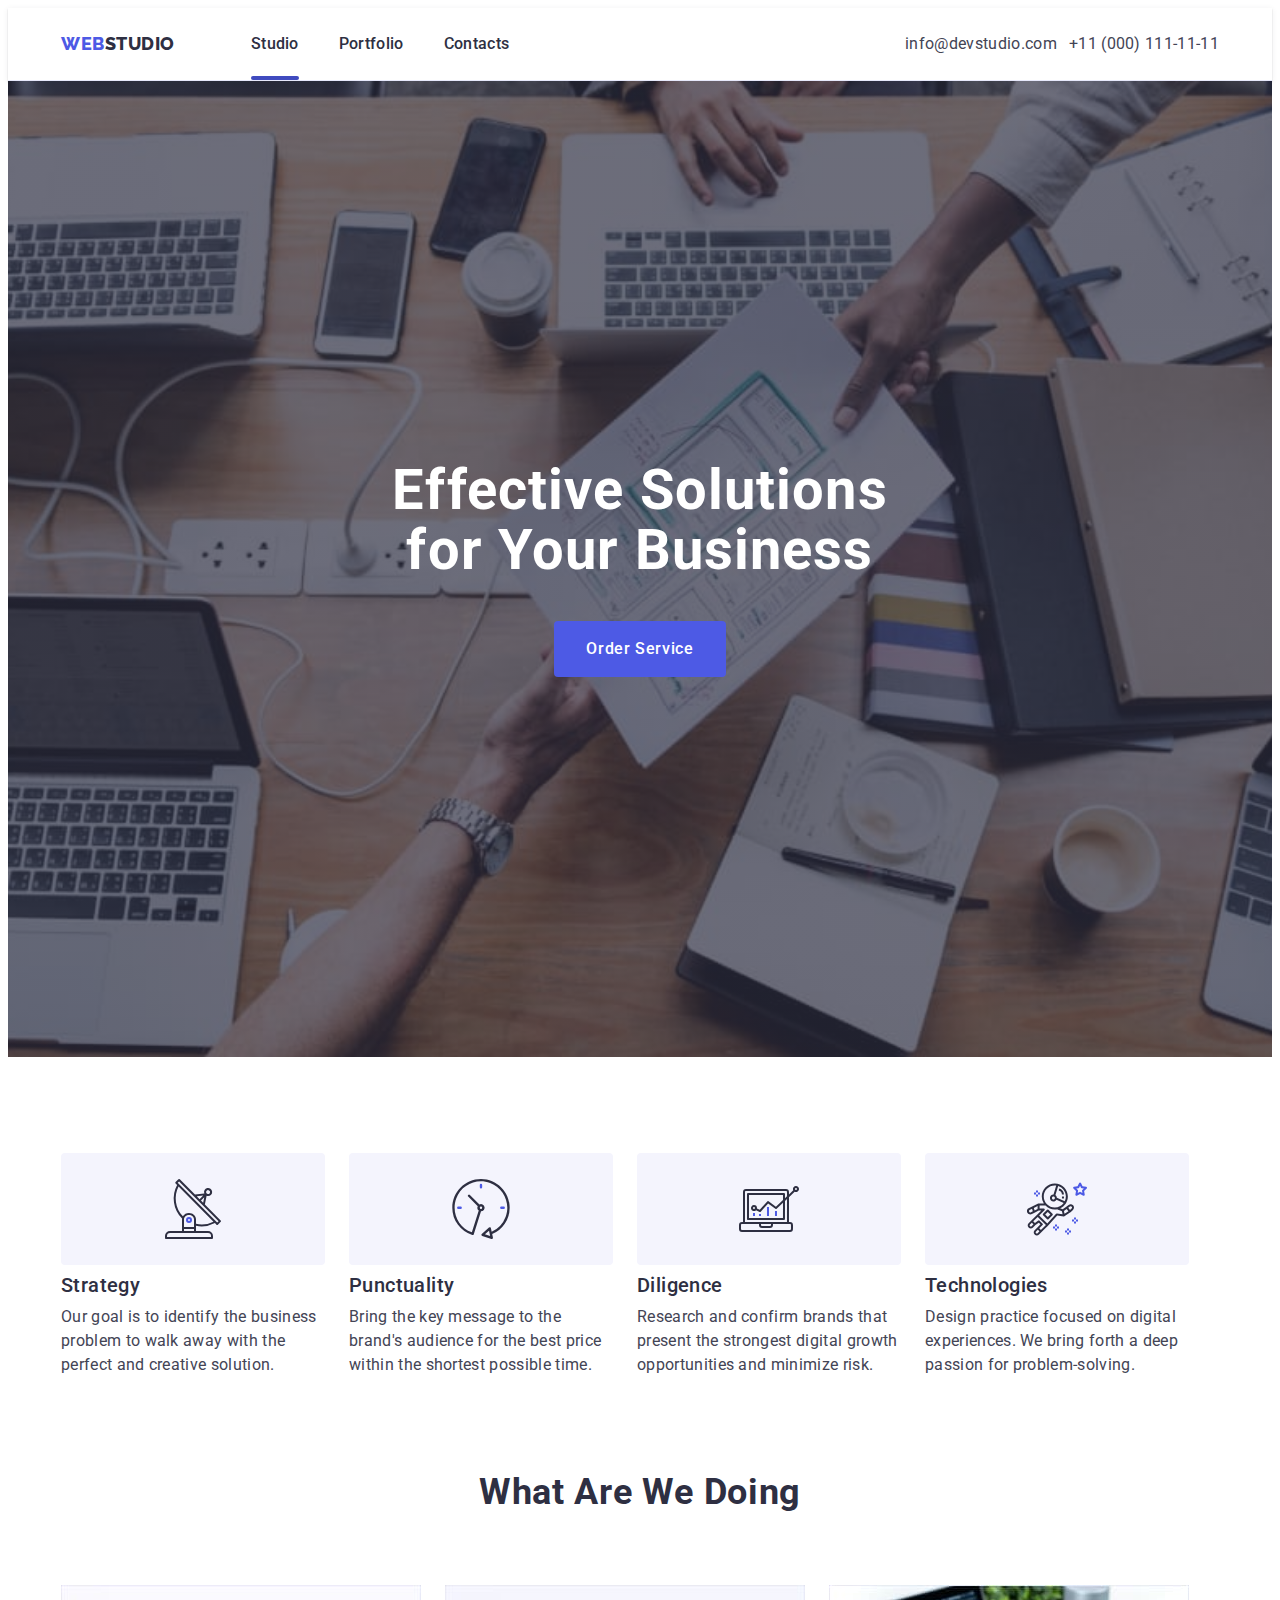
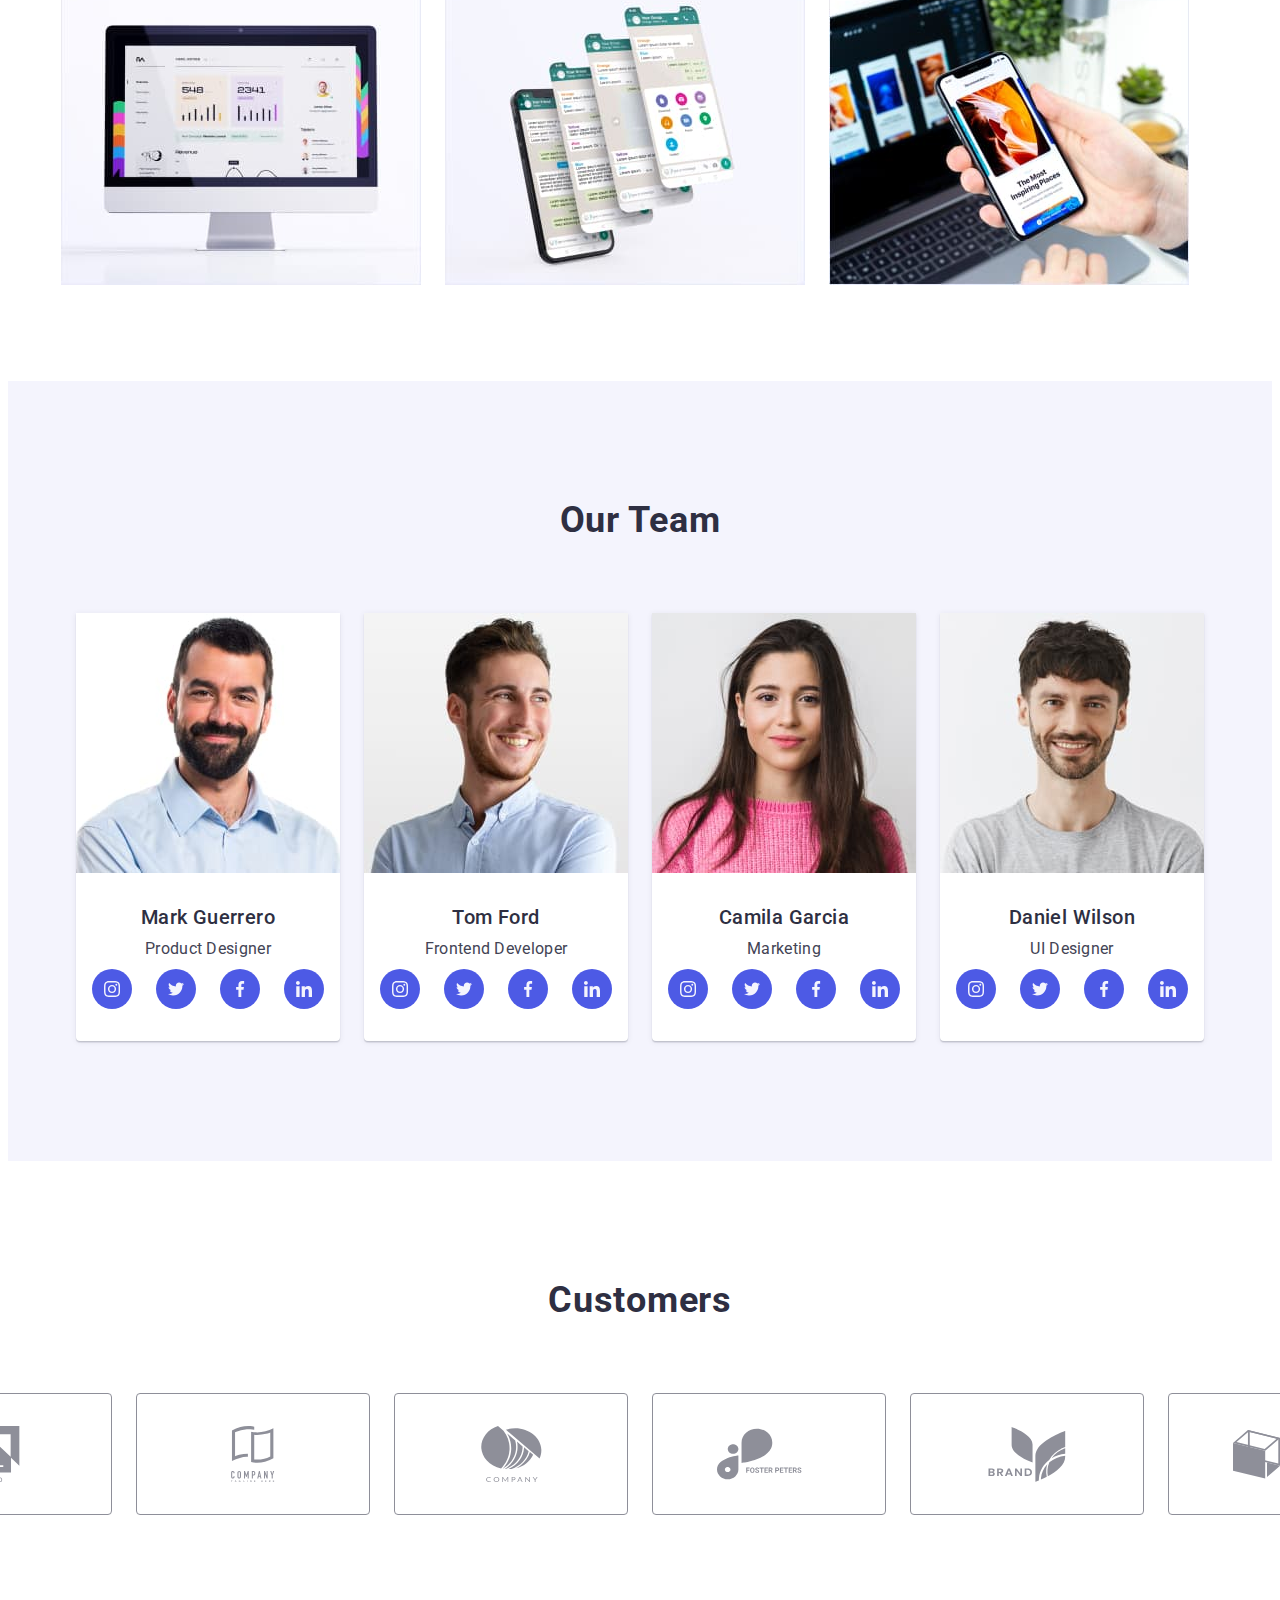
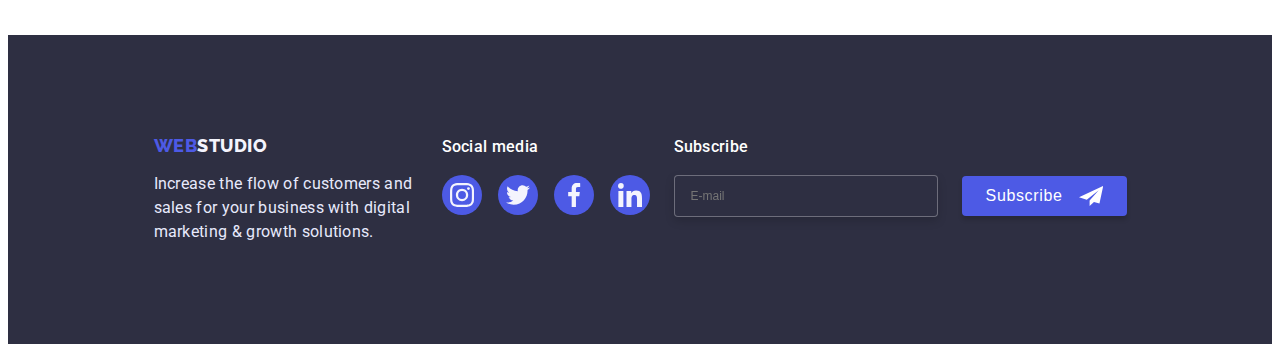
<file: index.html>
<!DOCTYPE html>
<html lang="en">
  <head>
    <meta charset="UTF-8" />
    <meta http-equiv="X-UA-Compatible" content="IE=edge" />
    <meta name="viewport" content="width=device-width, initial-scale=1.0" />
    <link rel="preconnect" href="https://fonts.googleapis.com" />
    <link rel="preconnect" href="https://fonts.gstatic.com" crossorigin />
    <link
      href="https://fonts.googleapis.com/css2?family=Raleway:wght@800&family=Roboto:wght@400;500;700;900&display=swap"
      rel="stylesheet"
    />
    <link
      rel="stylesheet"
      href="https://cdnjs.cloudflare.com/ajax/libs/modern-normalize/1.1.0/modern-normalize.min.css"
      integrity="sha512-wpPYUAdjBVSE4KJnH1VR1HeZfpl1ub8YT/NKx4PuQ5NmX2tKuGu6U/JRp5y+Y8XG2tV+wKQpNHVUX03MfMFn9Q=="
      crossorigin="anonymous"
      referrerpolicy="no-referrer"
    />

    <link
      rel="stylesheet"
      href="https://cdnjs.cloudflare.com/ajax/libs/animate.css/4.1.1/animate.min.css"
    />
    <title>WebStudio</title>
    <link rel="stylesheet" href="./css/styles.css" />
  </head>
  <body>
    <header class="header">
      <div class="container container-nav">
        <nav class="header-nav">
          <a class="header-logo logo link" href="./index.html"
            >Web<span class="logo-studio">Studio</span></a
          >
          <button class="header-burger js-open-menu">
            <svg class="header-burger-icon" width="32" height="22">
              <use href="./images/symbol-defs.svg#icon-mobile-menu"></use>
            </svg>
          </button>
          <ul class="header-list list">
            <li class="header-item">
              <a class="header-link link nav-underline" href="./index.html"
                >Studio</a
              >
            </li>
            <li class="header-item">
              <a class="header-link link" href="./portfolio.html">Portfolio</a>
            </li>
            <li class="header-item">
              <a class="header-link link" href="">Contacts</a>
            </li>
          </ul>
        </nav>
        <address class="address">
          <ul class="address-list list">
            <li class="address-item">
              <a class="address-link link" href="mailto:info@devstudio.com"
                >info@devstudio.com</a
              >
            </li>
            <li class="address-item">
              <a class="address-link link" href="tel:+110001111111"
                >+11 (000) 111-11-11</a
              >
            </li>
          </ul>
        </address>
      </div>
    </header>

    <main>
      <section class="hero">
        <h1 class="hero-title">Effective Solutions for Your Business</h1>
        <button data-modal-open class="hero-btn" type="button">
          Order Service
        </button>
      </section>

      <section class="section">
        <div class="about-container container">
          <h2 class="visually-hidden">About</h2>
          <ul class="about-list list">
            <li class="about-item">
              <div class="about-item-bg">
                <svg class="about-item-icon">
                  <use href="./images/symbol-defs.svg#icon-antenna"></use>
                </svg>
              </div>
              <h3 class="about-subtitle">Strategy</h3>
              <p class="about-text">
                Our goal is to identify the business problem to walk away with
                the perfect and creative solution.
              </p>
            </li>
            <li class="about-item">
              <div class="about-item-bg">
                <svg class="about-item-icon">
                  <use href="./images/symbol-defs.svg#icon-clock"></use>
                </svg>
              </div>
              <h3 class="about-subtitle">Punctuality</h3>
              <p class="about-text">
                Bring the key message to the brand's audience for the best price
                within the shortest possible time.
              </p>
            </li>
            <li class="about-item">
              <div class="about-item-bg">
                <svg class="about-item-icon">
                  <use href="./images/symbol-defs.svg#icon-diagram"></use>
                </svg>
              </div>
              <h3 class="about-subtitle">Diligence</h3>
              <p class="about-text">
                Research and confirm brands that present the strongest digital
                growth opportunities and minimize risk.
              </p>
            </li>
            <li class="about-item">
              <div class="about-item-bg">
                <svg class="about-item-icon">
                  <use href="./images/symbol-defs.svg#icon-astronaut"></use>
                </svg>
              </div>
              <h3 class="about-subtitle">Technologies</h3>
              <p class="about-text">
                Design practice focused on digital experiences. We bring forth a
                deep passion for problem-solving.
              </p>
            </li>
          </ul>
        </div>
      </section>

      <section class="section example-section">
        <div class="container">
          <h2 class="example-title">What are we doing</h2>
          <ul class="example-list list">
            <li class="example-item">
              <img
                src="./images/img1.jpg"
                alt="image 1"
                width="360"
                height="300"
              />
            </li>
            <li class="example-item">
              <img
                src="./images/img2.jpg"
                alt="image 2"
                width="360"
                height="300"
              />
            </li>
            <li class="example-item">
              <img
                src="./images/img3.jpg"
                alt="image 3"
                width="360"
                height="300"
              />
            </li>
          </ul>
        </div>
      </section>

      <section class="team-section">
        <div class="container">
          <h2 class="team-title">Our Team</h2>
          <ul class="team-list list">
            <li class="team-item">
              <img
              srcset="./images/card1.jpg 1x, ./images/card1-2x.jpg 2x"
                src="./images/card1.jpg"
                alt="Team Card 1"
                width="264"
                height="260"
              />
              <div class="team-body">
                <h3 class="team-subtitle">Mark Guerrero</h3>
                <p class="team-text">Product Designer</p>
                <ul class="team-icons">
                  <li class="team-icons-item">
                    <a href="" class="team-soc-link link">
                      <svg width="16" height="16" class="team-soc-item">
                        <use
                          href="./images/symbol-defs.svg#icon-instagram"
                        ></use>
                      </svg>
                    </a>
                  </li>
                  <li class="team-icons-item">
                    <a href="" class="team-soc-link link">
                      <svg width="16" height="16" class="team-soc-icon">
                        <use href="./images/symbol-defs.svg#icon-twitter"></use>
                      </svg>
                    </a>
                  </li>
                  <li class="team-icons-item">
                    <a href="" class="team-soc-link link">
                      <svg width="16" height="16" class="team-soc-icon">
                        <use
                          href="./images/symbol-defs.svg#icon-facebook"
                        ></use>
                      </svg>
                    </a>
                  </li>
                  <li class="team-icons-item">
                    <a href="" class="team-soc-link link">
                      <svg width="16" height="16" class="team-soc-icon">
                        <use
                          href="./images/symbol-defs.svg#icon-linkedin"
                        ></use>
                      </svg>
                    </a>
                  </li>
                </ul>
              </div>
            </li>
            <li class="team-item">
              <img
              srcset="./images/card2.jpg 1x, ./images/card2-2x.jpg 2x"
                src="./images/card2.jpg"
                alt="Team Card 2"
                width="264"
                height="260"
              />
              <div class="team-body">
                <h3 class="team-subtitle">Tom Ford</h3>
                <p class="team-text">Frontend Developer</p>
                <ul class="team-icons">
                  <li class="team-icons-item">
                    <a href="" class="team-soc-link link">
                      <svg width="16" height="16" class="team-soc-icon">
                        <use
                          href="./images/symbol-defs.svg#icon-instagram"
                        ></use>
                      </svg>
                    </a>
                  </li>
                  <li class="team-icons-item">
                    <a href="" class="team-soc-link link">
                      <svg width="16" height="16" class="team-soc-icon">
                        <use href="./images/symbol-defs.svg#icon-twitter"></use>
                      </svg>
                    </a>
                  </li>
                  <li class="team-icons-item">
                    <a href="" class="team-soc-link link">
                      <svg width="16" height="16" class="team-soc-icon">
                        <use
                          href="./images/symbol-defs.svg#icon-facebook"
                        ></use>
                      </svg>
                    </a>
                  </li>
                  <li class="team-icons-item">
                    <a href="" class="team-soc-link link">
                      <svg width="16" height="16" class="team-soc-icon">
                        <use
                          href="./images/symbol-defs.svg#icon-linkedin"
                        ></use>
                      </svg>
                    </a>
                  </li>
                </ul>
              </div>
            </li>
            <li class="team-item">
              <img
              srcset="./images/card3.jpg 1x, ./images/card3-2x.jpg 2x"
                src="./images/card3.jpg"
                alt="Team Card 3"
                width="264"
                height="260"
              />
              <div class="team-body">
                <h3 class="team-subtitle">Camila Garcia</h3>
                <p class="team-text">Marketing</p>
                <ul class="team-icons">
                  <li class="team-icons-item">
                    <a href="" class="team-soc-link link">
                      <svg width="16" height="16" class="team-soc-icon">
                        <use
                          href="./images/symbol-defs.svg#icon-instagram"
                        ></use>
                      </svg>
                    </a>
                  </li>
                  <li class="team-icons-item">
                    <a href="" class="team-soc-link link">
                      <svg width="16" height="16" class="team-soc-icon">
                        <use href="./images/symbol-defs.svg#icon-twitter"></use>
                      </svg>
                    </a>
                  </li>
                  <li class="team-icons-item">
                    <a href="" class="team-soc-link link">
                      <svg width="16" height="16" class="team-soc-icon">
                        <use
                          href="./images/symbol-defs.svg#icon-facebook"
                        ></use>
                      </svg>
                    </a>
                  </li>
                  <li class="team-icons-item">
                    <a href="" class="team-soc-link link">
                      <svg width="16" height="16" class="team-soc-icon">
                        <use
                          href="./images/symbol-defs.svg#icon-linkedin"
                        ></use>
                      </svg>
                    </a>
                  </li>
                </ul>
              </div>
            </li>
            <li class="team-item">
              <img
              srcset="./images/card4.jpg 1x, ./images/card4-2x.jpg 2x"
                src="./images/card4.jpg"
                alt="Team Card 4"
                width="264"
                height="260"
              />
              <div class="team-body">
                <h3 class="team-subtitle">Daniel Wilson</h3>
                <p class="team-text">UI Designer</p>
                <ul class="team-icons">
                  <li class="team-icons-item">
                    <a href="" class="team-soc-link link">
                      <svg width="16" height="16" class="team-soc-icon">
                        <use
                          href="./images/symbol-defs.svg#icon-instagram"
                        ></use>
                      </svg>
                    </a>
                  </li>
                  <li class="team-icons-item">
                    <a href="" class="team-soc-link link">
                      <svg width="16" height="16" class="team-soc-icon">
                        <use href="./images/symbol-defs.svg#icon-twitter"></use>
                      </svg>
                    </a>
                  </li>
                  <li class="team-icons-item">
                    <a href="" class="team-soc-link link">
                      <svg width="16" height="16" class="team-soc-icon">
                        <use
                          href="./images/symbol-defs.svg#icon-facebook"
                        ></use>
                      </svg>
                    </a>
                  </li>
                  <li class="team-icons-item">
                    <a href="" class="team-soc-link link">
                      <svg width="16" height="16" class="team-soc-icon">
                        <use
                          href="./images/symbol-defs.svg#icon-linkedin"
                        ></use>
                      </svg>
                    </a>
                  </li>
                </ul>
              </div>
            </li>
          </ul>
        </div>
      </section>
      <section class="customers-section">
        <div class="container customers-container">
          <h2 class="customers-title">Customers</h2>
          <ul class="customers-list">
            <li class="customers-item">
              <a href="" class="customers-link">
                <svg width="104" height="56" class="customers-link-icon">
                  <use href="./images/symbol-defs.svg#icon-customer-1"></use>
                </svg>
              </a>
            </li>
            <li class="customers-item">
              <a href="" class="customers-link">
                <svg width="104" height="56" class="customers-link-icon">
                  <use href="./images/symbol-defs.svg#icon-customer-2"></use>
                </svg>
              </a>
            </li>
            <li class="customers-item">
              <a href="" class="customers-link">
                <svg width="104" height="56" class="customers-link-icon">
                  <use href="./images/symbol-defs.svg#icon-customer-3"></use>
                </svg>
              </a>
            </li>
            <li class="customers-item">
              <a href="" class="customers-link">
                <svg width="104" height="56" class="customers-link-icon">
                  <use href="./images/symbol-defs.svg#icon-customer-4"></use>
                </svg>
              </a>
            </li>
            <li class="customers-item">
              <a href="" class="customers-link">
                <svg width="104" height="56" class="customers-link-icon">
                  <use href="./images/symbol-defs.svg#icon-customer-5"></use>
                </svg>
              </a>
            </li>
            <li class="customers-item">
              <a href="" class="customers-link">
                <svg width="104" height="56" class="customers-link-icon">
                  <use href="./images/symbol-defs.svg#icon-customer-6"></use>
                </svg>
              </a>
            </li>
          </ul>
        </div>
      </section>
    </main>
    <footer class="footer">
      <div class="container footer-container">
        <div class="footer-logo-container">
          <a class="footer-logo" href="./index.html"
            >Web<span class="footer-logo-studio">Studio</span></a
          >
          <p class="footer-text">
            Increase the flow of customers and sales for your business with
            digital marketing & growth solutions.
          </p>
        </div>
        <div class="footer-soc-container">
          <p class="footer-soc-text">Social media</p>
          <ul class="footer-icons">
            <li class="footer-icons-item">
              <a href="" class="footer-soc-link link">
                <svg width="24" height="24" class="footer-soc-icon">
                  <use href="./images/symbol-defs.svg#icon-instagram"></use>
                </svg>
              </a>
            </li>
            <li class="footer-icons-item">
              <a href="" class="footer-soc-link link">
                <svg width="24" height="24" class="footer-soc-icon">
                  <use href="./images/symbol-defs.svg#icon-twitter"></use>
                </svg>
              </a>
            </li>
            <li class="footer-icons-item">
              <a href="" class="footer-soc-link link">
                <svg width="24" height="24" class="footer-soc-icon">
                  <use href="./images/symbol-defs.svg#icon-facebook"></use>
                </svg>
              </a>
            </li>
            <li class="footer-icons-item">
              <a href="" class="footer-soc-link link">
                <svg width="24" height="24" class="footer-soc-icon">
                  <use href="./images/symbol-defs.svg#icon-linkedin"></use>
                </svg>
              </a>
            </li>
          </ul>
        </div>
        <div class="footer-subscribe">
          <p class="subscribe-title">Subscribe</p>
          <form class="subscribe-form">
            <input
              class="subscribe-input"
              type="email"
              name="email"
              placeholder="E-mail"
            />
            <button class="subscribe-btn" type="submit">
              Subscribe
              <svg class="subscribe-icon" width="24" height="24">
                <use href="./images/symbol-defs.svg#icon-send"></use>
              </svg>
            </button>
          </form>
        </div>
      </div>
    </footer>
    <div class="backdrop is-hidden" data-modal>
      <div class="modal">
        <button type="button" class="modal-close" data-modal-close>
          <svg class="icon-modal-close">
            <use href="./images/symbol-defs.svg#icon-modal-close"></use>
          </svg>
        </button>
        <p class="modal-title">Leave your contacts and we will call you back</p>
        <form class="modal-form">
          <div class="modal-form-input">
            <div class="modal-input-wrapper">
              <label class="modal-label" for="name">Name</label>
              <div class="modal-input-container">
                <input class="modal-input" type="text" name="name" id="name" />
                <svg class="modal-input-icon" width="18" height="24">
                  <use href="./images/symbol-defs.svg#icon-person"></use>
                </svg>
              </div>
            </div>
            <div class="modal-input-wrapper">
              <label class="modal-label" for="phone">Phone</label>
              <div class="modal-input-container">
                <input class="modal-input" type="tel" name="phone" id="phone" />
                <svg class="modal-input-icon" width="18" height="24">
                  <use href="./images/symbol-defs.svg#icon-phone"></use>
                </svg>
              </div>
            </div>
            <div class="modal-input-wrapper">
              <label class="modal-label" for="email">Email</label>
              <div class="modal-input-container">
                <input class="modal-input" type="email" name="email" id="email" />
                <svg class="modal-input-icon" width="18" height="24">
                  <use href="./images/symbol-defs.svg#icon-email"></use>
                </svg>
              </div>
          </div>
          <div class="modal-input-wrapper">
            <label class="modal-label">Comment</label>
            <textarea name="comment" class="modal-textarea" placeholder="Text input"></textarea>
          </div>
        </div>
        <label class="modal-policy-label">
          <input class="policy-input" type="checkbox" name="policy">
          <span class="policy-checkbox"></span>
          <span class="modal-policy-text">I accept the terms and conditions of the 
            <a href class="modal-policy-link" target="_blank">Privacy Policy</a>
          </span>
        </label>
        <button class="modal-send-btn" type="submit">Send</button>
        </form>
      </div>
    </div>
    <div class="mobile-menu is-hidden" data-mobil>
      <div class="mobile-menu-container container js-menu-container"
        id="mobile-menu"
      >
      <button class="menu-close-btn js-close-menu" type="button">
        <svg class="menu-icon" width="8" height="8">
          <use href="./images/symbol-defs.svg#icon-modal-close"></use>
        </svg>
      </button>
          <div class="menu-container">
          <nav class="mobile-nav">
            <ul class="nav-mobile-list list">
              <li class="nav-mobile-item">
              <a href="./index.html" class="nav-mobile-link">Studio</a>
              </li>
              <li class="nav-mobile-item">
              <a href="./portfolio.html" class="nav-mobile-link">Portfolio</a>
              </li>
              <li class="nav-mobile-item">
              <a href="" class="nav-mobile-link">Contacts</a>
              </li>
              </ul>
              <div class="address-mobile-wrap">
              <address class="mobile-address">
              <ul class="mobile-address-list list">
              <li class="mobile-address-item">
              <a href="tel:+110001111111" class="mobile-menu-tel link">+11 (000) 111-11-11</a>
              </li>
              <li class="mobile-address-item">
                <a href="mailto:info@devstudio.com" class="mobile-menu-mail link">info@devstudio.com</a>
              </li>
              </ul>
              </address>
              <ul class="mobile-menu-social-list list">
              <li class="mobile-menu-social-item">
              <a href="" class="mobile-menu-social-link link">
                <svg class="team-soc-item" width="24" height="24">
                <use href="./images/symbol-defs.svg#icon-instagram"></use>
                </svg>
              </a>
              </li>
              <li class="mobile-menu-social-item">
                <a href="" class="mobile-menu-social-link link">
                  <svg class="team-soc-item" width="24" height="24">
                  <use href="./images/symbol-defs.svg#icon-twitter"></use>
                  </svg>
                </a>
                </li>
                <li class="mobile-menu-social-item">
                  <a href="" class="mobile-menu-social-link link">
                    <svg class="team-soc-item" width="24" height="24">
                    <use href="./images/symbol-defs.svg#icon-facebook"></use>
                    </svg>
                  </a>
                  </li>
                  <li class="mobile-menu-social-item">
                    <a href="" class="mobile-menu-social-link link">
                      <svg class="team-soc-item" width="24" height="24">
                      <use href="./images/symbol-defs.svg#icon-linkedin"></use>
                      </svg>
                    </a>
                    </li>
              </ul>
          </nav>
          </div>
        </div>
        
      </div>
      
    </div>
    <script src="./js/modal.js"></script>
    <script defer src="./js/mobile-menu.js"></script>
  </body>
</html>
</file>
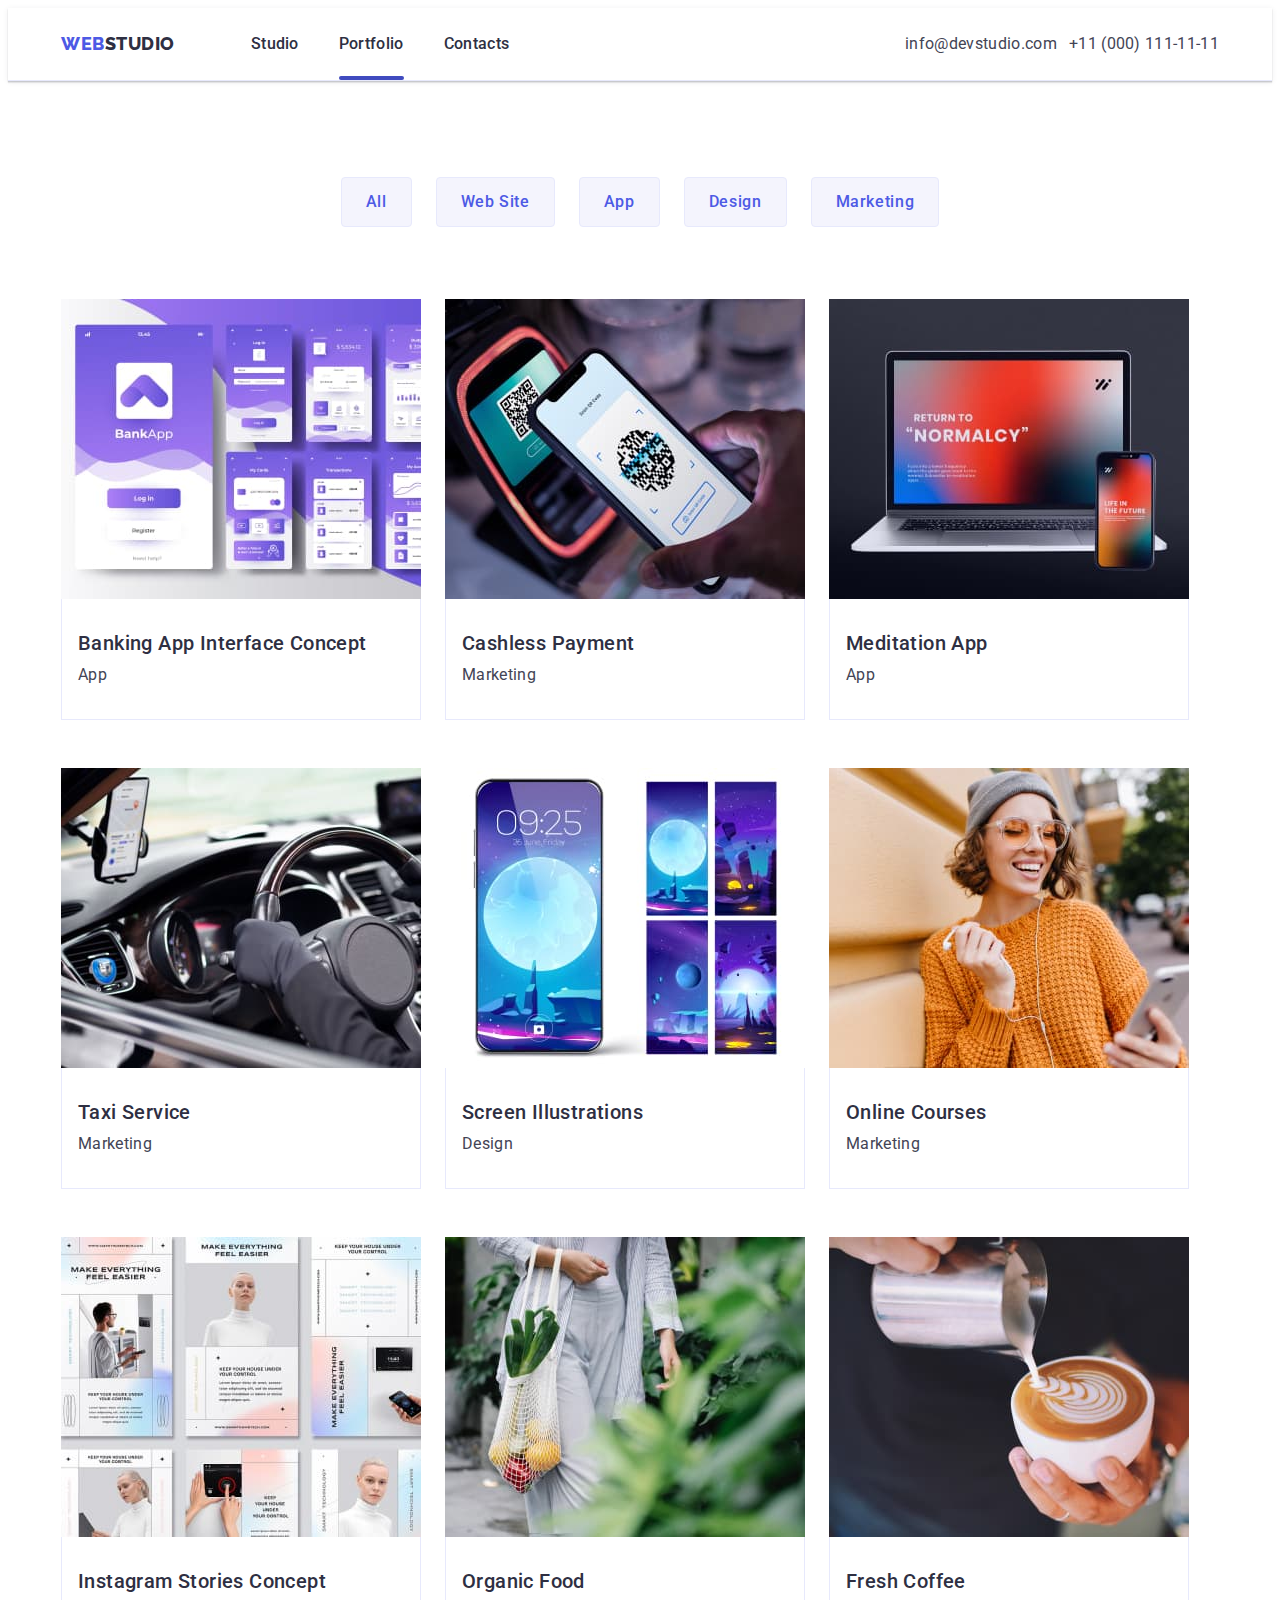
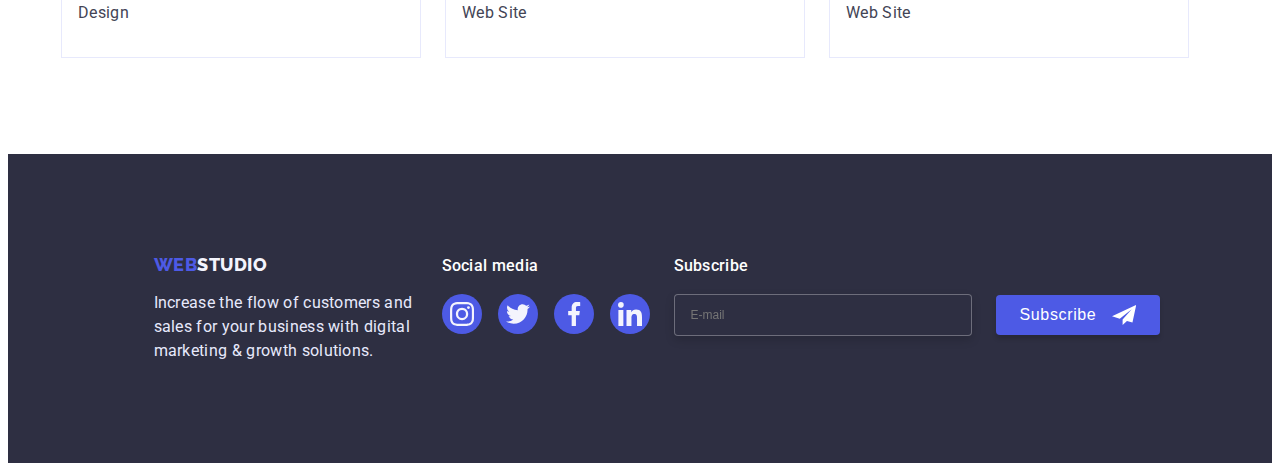
<file: portfolio.html>
<!DOCTYPE html>
<html lang="en">
  <head>
    <meta charset="UTF-8" />
    <meta http-equiv="X-UA-Compatible" content="IE=edge" />
    <meta name="viewport" content="width=device-width, initial-scale=1.0" />
    <link rel="preconnect" href="https://fonts.googleapis.com" />
    <link rel="preconnect" href="https://fonts.gstatic.com" crossorigin />
    <link
      href="https://fonts.googleapis.com/css2?family=Raleway:wght@800&family=Roboto:wght@400;500;700;900&display=swap"
      rel="stylesheet"
    />
    <link
      rel="stylesheet"
      href="https://cdnjs.cloudflare.com/ajax/libs/modern-normalize/1.1.0/modern-normalize.min.css"
      integrity="sha512-wpPYUAdjBVSE4KJnH1VR1HeZfpl1ub8YT/NKx4PuQ5NmX2tKuGu6U/JRp5y+Y8XG2tV+wKQpNHVUX03MfMFn9Q=="
      crossorigin="anonymous"
      referrerpolicy="no-referrer"
    />
    <title>Portfolio</title>
    <link rel="stylesheet" href="./css/styles.css" />
  </head>
  <body class="body">
    <header class="header">
      <div class="container container-nav">
        <nav class="header-nav">
          <a class="header-logo logo link" href="./index.html"
            >Web<span class="logo-studio">Studio</span></a
          >

          <ul class="header-list list">
            <li class="header-item">
              <a class="header-link link" href="./index.html">Studio</a>
            </li>
            <li class="header-item">
              <a class="header-link link nav-underline" href="./portfolio.html">Portfolio</a>
            </li>
            <li class="header-item">
              <a class="header-link link" href="">Contacts</a>
            </li>
          </ul>
        </nav>
        <address class="address">
          <ul class="address-list list">
            <li class="address-item">
              <a class="address-link link" href="mailto:info@devstudio.com"
                >info@devstudio.com</a
              >
            </li>
            <li class="address-item">
              <a class="address-link link" href="tel:+110001111111"
                >+11 (000) 111-11-11</a
              >
            </li>
          </ul>
        </address>
      </div>
    </header>
    <main>
      <section class="section portfolio-section">
        <div class="container project-container">
          <h1 class="visually-hidden">Filter</h1>
          <ul class="filter-list list">
            <li class="filter-item">
              <button class="filter-btn" type="button">All</button>
            </li>
            <li class="filter-item">
              <button class="filter-btn" type="button">Web Site</button>
            </li>
            <li class="filter-item">
              <button class="filter-btn" type="button">App</button>
            </li>
            <li class="filter-item">
              <button class="filter-btn" type="button">Design</button>
            </li>
            <li class="filter-item">
              <button class="filter-btn" type="button">Marketing</button>
            </li>
          </ul>

          <ul class="row-list list">
            <li class="row-item">
              <a class="row-link link overlay" href="#">
                <div class="row-top-wrap">
                  <img
                    class="row-img"
                    src="./images/projectcard1.jpg"
                    alt="Project Card 1"
                    width="360"
                    height="300"
                  />
                  <p class="row-cover-text">
                    14 Stylish and User-Friendly App Design Concepts · Task
                    Manager App · Calorie Tracker App · Exotic Fruit Ecommerce
                    App · Cloud Storage App
                  </p>
                </div>
                <div class="decor-border">
                  <h2 class="row-title">Banking App Interface Concept</h2>
                  <p class="row-text">App</p>
                </div>
              </a>
            </li>
            <li class="row-item">
              <a class="row-link link" href="#">
                <div class="row-top-wrap">
                <img
                  src="./images/projectcard2.jpg"
                  alt="Project Card 2"
                  width="360"
                  height="300"
                />
                <p class="row-cover-text">
                  14 Stylish and User-Friendly App Design Concepts · Task
                  Manager App · Calorie Tracker App · Exotic Fruit Ecommerce
                  App · Cloud Storage App
                </p>
              </div>
                <div class="decor-border">
                  <h2 class="row-title">Cashless Payment</h2>
                  <p class="row-text">Marketing</p>
                </div>
              </a>
            </li>
            <li class="row-item">
              <a class="row-link link" href="#">
                <div class="row-top-wrap">
                <img
                  src="./images/projectcard3.jpg"
                  alt="Project Card 3"
                  width="360"
                  height="300"
                />
                <p class="row-cover-text">
                  14 Stylish and User-Friendly App Design Concepts · Task
                  Manager App · Calorie Tracker App · Exotic Fruit Ecommerce
                  App · Cloud Storage App
                </p>
              </div>
                <div class="decor-border">
                  <h2 class="row-title">Meditation App</h2>
                  <p class="row-text">App</p>
                </div>
              </a>
            </li>
            <li class="row-item">
              <a class="row-link link" href="#">
                <div class="row-top-wrap">
                <img
                  src="./images/projectcard4.jpg"
                  alt="Project Card 4"
                  width="360"
                  height="300"
                />
                <p class="row-cover-text">
                  14 Stylish and User-Friendly App Design Concepts · Task
                  Manager App · Calorie Tracker App · Exotic Fruit Ecommerce
                  App · Cloud Storage App
                </p>
              </div>
                <div class="decor-border">
                  <h2 class="row-title">Taxi Service</h2>
                  <p class="row-text">Marketing</p>
                </div>
              </a>
            </li>
            <li class="row-item">
              <a class="row-link link" href="#">
                <div class="row-top-wrap">
                <img
                  src="./images/projectcard5.jpg"
                  alt="Project Card 5"
                  width="360"
                  height="300"
                />
                <p class="row-cover-text">
                  14 Stylish and User-Friendly App Design Concepts · Task
                  Manager App · Calorie Tracker App · Exotic Fruit Ecommerce
                  App · Cloud Storage App
                </p>
              </div>
                <div class="decor-border">
                  <h2 class="row-title">Screen Illustrations</h2>
                  <p class="row-text">Design</p>
                </div>
              </a>
            </li>
            <li class="row-item">
              <a class="row-link link" href="#">
                <div class="row-top-wrap">
                <img
                  src="./images/projectcard6.jpg"
                  alt="Project Card 6"
                  width="360"
                  height="300"
                />
                <p class="row-cover-text">
                  14 Stylish and User-Friendly App Design Concepts · Task
                  Manager App · Calorie Tracker App · Exotic Fruit Ecommerce
                  App · Cloud Storage App
                </p>
              </div>
                <div class="decor-border">
                  <h2 class="row-title">Online Courses</h2>
                  <p class="row-text">Marketing</p>
                </div>
              </a>
            </li>
            <li class="row-item">
              <a class="row-link link" href="#">
                <div class="row-top-wrap">
                <img
                  src="./images/projectcard7.jpg"
                  alt="Project Card 7"
                  width="360"
                  height="300"
                />
                <p class="row-cover-text">
                  14 Stylish and User-Friendly App Design Concepts · Task
                  Manager App · Calorie Tracker App · Exotic Fruit Ecommerce
                  App · Cloud Storage App
                </p>
              </div>
                <div class="decor-border">
                  <h2 class="row-title">Instagram Stories Concept</h2>
                  <p class="row-text">Design</p>
                </div>
              </a>
            </li>
            <li class="row-item">
              <a class="row-link link" href="#">
                <div class="row-top-wrap">
                <img
                  src="./images/projectcard8.jpg"
                  alt="Project Card 8"
                  width="360"
                  height="300"
                />
                <p class="row-cover-text">
                  14 Stylish and User-Friendly App Design Concepts · Task
                  Manager App · Calorie Tracker App · Exotic Fruit Ecommerce
                  App · Cloud Storage App
                </p>
              </div>
                <div class="decor-border">
                  <h2 class="row-title">Organic Food</h2>
                  <p class="row-text">Web Site</p>
                </div>
              </a>
            </li>
            <li class="row-item">
              <a class="row-link link" href="#">
                <div class="row-top-wrap">
                <img
                  src="./images/projectcard9.jpg"
                  alt="Project Card 9"
                  width="360"
                  height="300"
                />
                <p class="row-cover-text">
                  14 Stylish and User-Friendly App Design Concepts · Task
                  Manager App · Calorie Tracker App · Exotic Fruit Ecommerce
                  App · Cloud Storage App
                </p>
              </div>
                <div class="decor-border">
                  <h2 class="row-title">Fresh Coffee</h2>
                  <p class="row-text">Web Site</p>
                </div>
              </a>
            </li>
          </ul>
        </div>
      </section>
    </main>

    <footer class="footer">
      <div class="container footer-container">
        <div class="footer-logo-container">
          <a class="footer-logo" href="./index.html"
            >Web<span class="footer-logo-studio">Studio</span></a
          >
          <p class="footer-text">
            Increase the flow of customers and sales for your business with
            digital marketing & growth solutions.
          </p>
        </div>
        <div class="footer-soc-container">
          <p class="footer-soc-text">Social media</p>
          <ul class="footer-icons">
            <li class="footer-icons-item">
              <a href="" class="footer-soc-link link">
                <svg width="24" height="24" class="footer-soc-icon">
                  <use href="./images/symbol-defs.svg#icon-instagram"></use>
                </svg>
              </a>
            </li>
            <li class="footer-icons-item">
              <a href="" class="footer-soc-link link">
                <svg width="24" height="24" class="footer-soc-icon">
                  <use href="./images/symbol-defs.svg#icon-twitter"></use>
                </svg>
              </a>
            </li>
            <li class="footer-icons-item">
              <a href="" class="footer-soc-link link">
                <svg width="24" height="24" class="footer-soc-icon">
                  <use href="./images/symbol-defs.svg#icon-facebook"></use>
                </svg>
              </a>
            </li>
            <li class="footer-icons-item">
              <a href="" class="footer-soc-link link">
                <svg width="24" height="24" class="footer-soc-icon">
                  <use href="./images/symbol-defs.svg#icon-linkedin"></use>
                </svg>
              </a>
            </li>
          </ul>
        </div>
        <div class="footer-subscribe">
          <p class="subscribe-title">Subscribe</p>
          <form class="subscribe-form">
            <label class="subscribe-label">
              <input class="subscribe-input" type="email" name="email" placeholder="E-mail">
            </label>
            <button class="subscribe-btn" type="submit">
              Subscribe
              <svg class="subscribe-icon" width="24" height="24">
                <use href="./images/symbol-defs.svg#icon-send"></use>
              </svg>
            </button>
          </form>
        </div>
      </div>
    </footer>
  </body>
</html>
</file>
<file: css/styles.css>
:root {
  --body-color: #434455;
  --footer-background-color: #2e2f42;
  --footer-text-color: #e7e9fc;
  --footer-logo-studio-color: #f4f4fd;
  --button-text-color: #4d5ae5;
  --button-text-hover-color: #ffffff;
  --background-button-color: #f4f4fd;
  --background-button-hover-color: #404bbf;
  --link-color-hover: #404bbf;
  --logo-web-color: #4d5ae5;
  --logo-studio-color: #2e2f42;
  --header-item-color: #2e2f42;
  --address-item-color: #434455;
  --hero-background-color: #2e2f42;
  --hero-button-color: #ffffff;
  --hero-button-background-color: #4d5ae5;
  --hero-button-background-hover-color: #404bbf;
  --hero-title-color: #ffffff;
  --title-subtitle-color: #2e2f42;
  --team-background-color: #f4f4fd;
  --customers-icons-color: #8e8f99;
  --footer-background-icons-hover-color: #31d0aa;
  --transition: 250ms cubic-bezier(0.4, 0, 0.2, 1);
}

.container {
  min-width: 320px;
  padding: 0 15px;
  margin: 0 auto;
}

body {
  font-family: "Roboto", sans-serif;
  color: var(--body-color);
}

img {
  display: block;
  max-width: 100%;
  height: auto;
}

.section {
  padding: 96px 0;
}

.list {
  text-decoration: none;
}

/* Header */

.container-nav {
  display: flex;
  align-items: center;
  justify-content: space-between;
}

.mobile-menu {
}

.is-hidden {
  opacity: 0;
  visibility: hidden;
  pointer-events: none;
}

.header {
  border-bottom: 1px solid var(--footer-text-color);
  box-shadow: 0px 2px 1px rgba(46, 47, 66, 0.08),
    0px 1px 1px rgba(46, 47, 66, 0.16), 0px 1px 6px rgba(46, 47, 66, 0.08);
}

.header-item .link {
  display: block;
  text-decoration: none;
  padding-top: 24px;
  padding-bottom: 24px;
}

.header-list {
  display: none;
}

.header-list .header-item:not(:last-child) {
  margin-right: 40px;
}

.header-nav {
  padding: 24px 0;
  display: flex;
  align-items: center;
  justify-content: space-between;
  width: 100%;
}

ul {
  padding: 0;
  margin: 0;
  list-style: none;
  text-decoration: none;
}

h3 {
  margin: 0;
}

p {
  margin: 0;
}

/* Логотип */

.header-logo {
  margin-right: 76px;
}

.header-logo {
  text-decoration: none;
  text-transform: uppercase;
}

.header-logo {
  font-family: "Raleway", sans-serif;
  font-weight: 800;
  font-size: 18px;
  line-height: 1.17;
  letter-spacing: 0.03em;
  color: var(--logo-web-color);
}

.logo-studio {
  font-family: "Raleway", sans-serif;
  font-weight: 800;
  font-size: 18px;
  line-height: 1.17;
  color: var(--logo-studio-color);
}

.header-burger {
  border: none;
  background-color: transparent;
}

/* header-nav */

.header-item {
  position: relative;
}

.header-link {
  font-weight: 500;
  font-size: 16px;
  line-height: calc(24 / 16);
  letter-spacing: 0.02em;
  color: var(--header-item-color);
  transition: color var(--transition);
}

.header-link:hover,
.header-link:focus {
  color: var(--link-color-hover);
}

.nav-underline::after {
  position: absolute;
  content: "";
  display: block;
  width: 100%;
  height: 4px;
  left: 0;
  bottom: 0;
  background-color: var(--link-color-hover);
  border-radius: 2px;
}

.address {
  margin-left: auto;
  font-style: normal;
}

.address-list {
  display: none;
}

/* .address-list .address-item + .address-item {
  margin-left: 40px;
} */

.address-link {
  display: block;
  text-decoration: none;
  font-style: normal;
  font-size: 16px;
  line-height: calc(24 / 16);
  letter-spacing: 0.02em;
  color: var(--address-item-color);
  transition: color var(--transition);
}

.address-link:hover,
.address-link:focus {
  color: var(--link-color-hover);
}

/* Hero */

.hero {
  min-width: 320px;
  margin-left: auto;
  margin-right: auto;
  background-image: linear-gradient(
      rgba(46, 47, 66, 0.7),
      rgba(46, 47, 66, 0.7)
    ),
    url(../images/hero-mobile.jpg);
  background-size: cover;
  background-repeat: no-repeat;
  background-position: center;
  background-color: var(--hero-background-color);
  padding-bottom: 112px;
  padding-top: 112px;
  text-align: center;
}

@media (min-device-pixel-ratio: 2),
  (min-resolution: 192dpi),
  (min-resolution: 2dppx) {
  .hero {
    background-image: linear-gradient(
      rgba(46, 47, 66, 0.7),
      rgba(46, 47, 66, 0.7)
    ),
    url(../images/hero-mb-2x.jpg);
  }
}

.hero-title {
  width: 320px;
  margin: 0 auto 72px;
  font-size: 36px;
  line-height: 1.11;
  text-align: center;
  letter-spacing: 0.02em;
  color: var(--hero-title-color);
}

.hero-btn {
  font-family: "Roboto", sans-serif;
  font-weight: 500;
  font-size: 16px;
  line-height: calc(24 / 16);
  letter-spacing: 0.04em;
  color: var(--hero-button-color);
  background: var(--hero-button-background-color);
  cursor: pointer;
  padding: 16px 32px;
  border-radius: 4px;
  border: none;
  transition: var(--transition);
}

.hero-btn:hover,
.hero-btn:focus {
  color: var(--hero-button-color);
  background: var(--hero-button-background-hover-color);
}

/* Modal */

.backdrop {
  position: fixed;
  top: 0;
  width: 100%;
  height: 100%;
  background-color: rgba(48, 48, 48, 0.445);
  transition: var(--transition);
}

.backdrop.is-hidden {
  visibility: hidden;
  opacity: 0;
  pointer-events: none;
}

.modal {
  position: absolute;
  top: 50%;
  left: 50%;
  min-width: 300px;
  height: auto;
  padding: 24px 16px;
  background-color: #fcfcfc;
  box-shadow: 0px 1px 1px rgba(0, 0, 0, 0.14), 0px 1px 3px rgba(0, 0, 0, 0.12),
    0px 2px 1px rgba(0, 0, 0, 0.2);
  border-radius: 4px;
  top: 50%;
  left: 50%;
  transform: translate(-50%, -50%) scaleY(1);
  transition: var(--transition);
}

.modal-close {
  display: flex;
  justify-content: center;
  align-items: center;
  width: 24px;
  height: 24px;
  margin-left: auto;
  border-radius: 50%;
  background-color: var(--footer-text-color);
  border: 1px solid rgba(0, 0, 0, 0.1);
  cursor: pointer;
  transition: var(--transition);
}

.modal-close:is(:hover, :focus) {
  background-color: var(--background-button-hover-color);
  fill: var(--button-text-hover-color);
}

.icon-modal-close {
  width: 8px;
  height: 8px;
}

.modal-title {
  font-weight: 500;
  font-size: 16px;
  line-height: calc(24 / 16);
  text-align: center;
  letter-spacing: 0.02em;
  color: var(--title-subtitle-color);
  margin-top: 24px;
  margin-bottom: 16px;
}

.modal-form-input {
  display: flex;
  flex-direction: column;
  gap: 8px;
  margin-bottom: 16px;
}

.modal-input-wrapper {
  display: flex;
  flex-direction: column;
  column-gap: 4px;
}

.modal-label {
  font-size: 12px;
  line-height: 1.17;
  letter-spacing: 0.04em;
  color: var(--customers-icons-color);
  margin-bottom: 4px;
}

.modal-input-container {
  position: relative;
  display: block;
}

.modal-input {
  width: 100%;
  height: 40px;
  padding: 11px 34px;
  border: 1px solid rgba(33, 33, 33, 0.2);
  border-radius: 4px;
  font-size: 12px;
  line-height: 1.17;
  letter-spacing: 0.04em;
  color: var(--title-subtitle-color);
  transition: border-color var(--transition);
}

.modal-input:is(:hover, :focus) {
  border-color: var(--button-text-color);
}

.modal-input:hover + .modal-input-icon,
.modal-input:focus + .modal-input-icon {
  fill: var(--button-text-color);
}

.modal-input-icon {
  position: absolute;
  top: 50%;
  left: 16px;
  transform: translateY(-50%);
  transition: fill var(--transition);
}

.modal-textarea {
  padding: 8px 16px;
  height: 120px;
  border: 1px solid rgba(33, 33, 33, 0.2);
  border-radius: 4px;
  resize: none;
  font-size: 12px;
  line-height: 1.17;
  letter-spacing: 0.04em;
  color: var(--title-subtitle-color);
}

.modal-policy-label {
  display: flex;
  align-items: center;
  margin-bottom: 24px;
}

.policy-input {
  position: absolute;
  white-space: nowrap;
  width: 1px;
  height: 1px;
  overflow: hidden;
  border: 0;
  padding: 0;
  clip: rect(0 0 0 0);
  clip-path: inset(50%);
  margin: -1px;
}

.policy-checkbox {
  width: 16px;
  height: 16px;
  border: 1px solid var(--title-subtitle-color);
  border-radius: 2px;
  transition: background-color var(--transition),
    background-image var(--transition), border var(--transition);
}

.policy-input:checked + .policy-checkbox {
  border-color: transparent;
  background-color: var(--link-color-hover);
  background-image: url(../images/Check.svg);
  background-repeat: no-repeat;
  background-size: 10px 8px;
  background-position: center;
  background-origin: border-box;
}

.modal-policy-text {
  margin-left: 8px;
  font-size: 12px;
  line-height: 1.17;
  letter-spacing: 0.04em;
  color: var(--customers-icons-color);
}

.modal-policy-link {
  color: var(--button-text-color);
}

.modal-send-btn {
  display: block;
  width: 169px;
  height: 56px;
  margin: 0 auto;
  text-align: center;
  padding: 16px 32px;
  border: none;
  border-radius: 4px;
  background-color: var(--button-text-color);
  color: var(--button-text-hover-color);
  font-weight: 500;
  font-size: 16px;
  line-height: 1.5;
  letter-spacing: 0.04em;
  box-shadow: 0px 4px 4px rgba(0, 0, 0, 0.15);
  transition: background-color var(--transition);
  cursor: pointer;
}

.modal-send-btn:hover,
.modal-send-btn:focus {
  color: var(--hero-button-color);
  background: var(--hero-button-background-hover-color);
}

/* About */

.about-list {
  display: flex;
  flex-wrap: wrap;
  gap: 72px;
}

.about-item {
  width: 100%;
}

.about-item-bg {
  display: none;
  /* height: 112px;
  background-color: var(--footer-logo-studio-color);
  border-radius: 4px;
  display: flex;
  align-items: center;
  justify-content: center; */
}

.about-item-icon {
  width: 60px;
  height: 64px;
}

.visually-hidden {
  position: absolute;
  width: 1px;
  height: 1px;
  margin: -1px;
  border: 0;
  padding: 0;
  white-space: nowrap;
  clip-path: inset(100%);
  clip: rect(0 0 0 0);
  overflow: hidden;
}

.about-list .about-item:last-child {
  margin-right: 0;
}

.about-subtitle {
  text-align: center;
  margin-bottom: 8px;
  font-weight: 700;
  font-size: 36px;
  line-height: calc(40 / 36);
  letter-spacing: 0.02em;
  color: var(--title-subtitle-color);
}

.about-text {
  font-weight: 500;
  margin-top: 0;
  margin-bottom: 0;
  font-size: 16px;
  line-height: calc(24 / 16);
  letter-spacing: 0.02em;
  color: var(--body-color);
}

/* Example */

.example-section {
  padding-top: 0;
}

.example-list {
  display: flex;
}

.example-item {
  margin-right: 24px;
}

.example-list .example-item:last-child {
  margin-right: 0;
}

.example-title {
  margin-top: 0;
  margin-bottom: 72px;
  font-size: 36px;
  line-height: 1.11;
  text-align: center;
  letter-spacing: 0.02em;
  text-transform: capitalize;
  color: var(--title-subtitle-color);
}

/* Team */

.team-section {
  padding-top: 120px;
  padding-bottom: 120px;
  background-color: var(--team-background-color);
}

.team-list {
  display: flex;
  justify-content: center;
  flex-wrap: wrap;
  gap: 72px;
}

.team-item {
  background: var(--button-text-hover-color);
  box-shadow: 0px 1px 6px rgba(46, 47, 66, 0.08),
    0px 1px 1px rgba(46, 47, 66, 0.16), 0px 2px 1px rgba(46, 47, 66, 0.08);
  border-radius: 0px 0px 4px 4px;
}

.team-list .team-item:last-child {
  margin-bottom: 0;
}

.team-body {
  padding: 32px 16px;
}

.team-title {
  margin: 0;
  margin-bottom: 72px;
  font-size: 36px;
  line-height: 1.11;
  text-align: center;
  letter-spacing: 0.02em;
  text-transform: capitalize;
  color: var(--title-subtitle-color);
}

.team-subtitle {
  font-weight: 500;
  font-size: 20px;
  line-height: calc(24 / 20);
  text-align: center;
  letter-spacing: 0.02em;
  color: var(--title-subtitle-color);
  margin-bottom: 8px;
}

.team-text {
  margin-bottom: 8px;
  font-size: 16px;
  line-height: calc(24 / 16);
  text-align: center;
  letter-spacing: 0.02em;
  color: var(--body-color);
}

.team-icons {
  display: flex;
  justify-content: center;
  gap: 24px;
}

.team-icons-item {
  width: 40px;
  height: 40px;
}

.team-soc-link {
  width: 100%;
  height: 100%;
  border-radius: 50%;
  background-color: var(--hero-button-background-color);
  display: flex;
  align-items: center;
  justify-content: center;
  fill: #f4f4fd;
  transition: var(--transition);
}

.team-soc-link:hover,
.team-soc-link:focus {
  background-color: var(--link-color-hover);
}

/* Customers-section */

.customers-section {
  padding: 96px 0;
}

.customers-title {
  margin-top: 0;
  margin-bottom: 72px;
  font-size: 36px;
  line-height: 1.11;
  text-align: center;
  letter-spacing: 0.02em;
  text-transform: capitalize;
  color: var(--title-subtitle-color);
}

.customers-list {
  display: flex;
  flex-wrap: wrap;
  justify-content: center;
  -moz-column-gap: 16px;
  column-gap: 16px;
  row-gap: 72px;
}

.customers-item {
}

.customers-list .customers-item:last-child {
  margin-right: 0;
}

.customers-link {
  display: flex;
  justify-content: center;
  align-items: center;
  height: 88px;
  border: 1px solid var(--customers-icons-color);
  border-radius: 4px;
  padding: 16px 32px;
  color: var(--customers-icons-color);
  transition: color var(--transition);
}

.customers-link:hover,
.customers-link:focus {
  color: var(--link-color-hover);
  border-color: var(--link-color-hover);
}

.customers-link-icon {
  /* fill: #8e8f99; */
  fill: currentColor;
}

/* Footer */

.footer {
  padding: 96px 0;
  background-color: var(--footer-background-color);
}

.footer-container {
  display: flex;
  flex-direction: column;
  justify-content: space-between;
  align-items: center;
  gap: 72px;
}

.footer-logo-container {
}

.footer-soc-container {
  display: flex;
  flex-direction: column;
}

.footer-logo {
  text-align: center;
  display: block;
  margin-bottom: 16px;
  text-decoration: none;
  text-transform: uppercase;
  font-family: "Raleway", sans-serif;
  font-weight: 800;
  font-size: 18px;
  line-height: 1.17;
  letter-spacing: 0.03em;
  color: var(--logo-web-color);
}

.footer-logo-studio {
  font-family: "Raleway", sans-serif;
  font-weight: 800;
  font-size: 18px;
  line-height: 1.17;
  color: var(--footer-logo-studio-color);
}

.footer-text {
  width: 264px;
  font-size: 16px;
  line-height: calc(24 / 16);
  letter-spacing: 0.02em;
  color: var(--footer-text-color);
  margin: 0;
}

.footer-soc-text {
  text-align: center;
  color: var(--button-text-hover-color);
  margin-bottom: 16px;
}

.footer-icons {
  display: flex;
  justify-content: center;
  gap: 16px;
}

.footer-icons-item {
  width: 40px;
  height: 40px;
}

.footer-soc-link {
  width: 100%;
  height: 100%;
  border-radius: 50%;
  background-color: var(--hero-button-background-color);
  display: flex;
  align-items: center;
  justify-content: center;
  fill: #f4f4fd;
  transition: color var(--transition);
}

.footer-soc-link:hover,
.footer-soc-link:focus {
  background-color: var(--footer-background-icons-hover-color);
}

.footer-subscribe {
  width: 100%;
}

.subscribe-title {
  text-align: center;
  margin-bottom: 16px;
  line-height: 1.5;
  letter-spacing: 0.02em;
  color: var(--button-text-hover-color);
}

.subscribe-form {
  width: 100%;
  display: flex;
  align-items: center;
  flex-direction: column;
  gap: 24px;
}

.subscribe-input {
  width: 100%;
  display: block;
  padding: 8px 16px;
  border: 1px solid rgba(255, 255, 255, 0.3);
  filter: drop-shadow(0px 4px 4px rgba(0, 0, 0, 0.15));
  border-radius: 4px;
  background-color: var(--footer-background-color);
  font-size: 12px;
  line-height: 2;
  color: var(--button-text-hover-color);
}

.subscribe-btn {
  width: 165px;
  display: flex;
  column-gap: 16px;
  padding: 8px 24px;
  border: none;
  border-radius: 4px;
  background-color: var(--button-text-color);
  color: var(--button-text-hover-color);
  font-size: 16px;
  line-height: 1.5;
  letter-spacing: 0.04em;
  box-shadow: 0px 4px 4px rgba(0, 0, 0, 0.15);
  cursor: pointer;
  transition: background-color var(--transition);
}

.subscribe-btn:hover,
.subscribe-btn:focus {
  background-color: var(--background-button-hover-color);
}

.subscribe-icon {
  fill: var(--button-text-hover-color);
}

.mobile-menu {
  position: fixed;
  width: 100%;
  height: 100%;
  top: 0;
  left: 0;
  background-color: #ffffff;
  z-index: 1000;
  box-shadow: 0px 2px 1px rgba(46, 47, 66, 0.08),
    0px 1px 1px rgba(46, 47, 66, 0.16), 0px 1px 6px rgba(46, 47, 66, 0.08);
}

.mobile-menu-container {
  position: relative;
  height: 100%;
}

.menu-btn {
  padding: 0;
  background-color: transparent;
  border: none;
  margin-left: auto;
  cursor: pointer;
}

.mobile-menu-icon {
  fill: var(--footer-background-color);
}

.menu-close-btn {
  position: absolute;
  top: 24px;
  right: 24px;
  width: 24px;
  height: 24px;
  padding: 0;
  background-color: var(--footer-text-color);
  border: 1px solid rgba(0, 0, 0, 0.1);
  border-radius: 50%;
  display: flex;
  justify-content: center;
  align-items: center;
  cursor: pointer;
  transition: background-color var(--transition);
}

.menu-icon {
  position: absolute;
  top: 50%;
  left: 50%;
  transform: translate(-50%, -50%);
}

.menu-container {
  height: 100%;
  display: flex;
  flex-direction: column;
  justify-content: space-between;
  padding-top: 80px;
  padding-bottom: 40px;
}

.nav-mobile-list {
  display: flex;
  flex-direction: column;
  gap: 40px;
  margin-bottom: 284px;
}

.nav-mobile-link {
  font-weight: 700;
  font-size: 36px;
  line-height: 1.11;
  letter-spacing: 0.02em;
  text-transform: capitalize;
  color: var(--title-subtitle-color);
  text-decoration: none;
  cursor: pointer;
}

.mobile-address {
  margin-bottom: 48px;
}

.mobile-address-list {
  display: flex;
    flex-direction: column;
    gap: 40px;
}

.mobile-menu-tel {
  font-style: normal;
  font-weight: 700;
  font-size: 36px;
  line-height: 1.11;
  letter-spacing: 0.02em;
  text-transform: capitalize;
  color: var(--button-text-color);
}

.mobile-menu-mail {
  font-weight: 500;
  font-style: normal;
  font-size: 20px;
  line-height: 1.2;
  letter-spacing: 0.02em;
  color: var(--address-item-color);
}

.mobile-menu-social-list {
  display: flex;
  gap: 56px;
  flex-wrap: wrap;
}

.mobile-menu-social-item {
  width: 40px;
  height: 40px;
}

.mobile-menu-social-link {
  width: 100%;
  height: 100%;
  background-color: var(--button-text-color);
  border-radius: 50%;
  display: flex;
  justify-content: center;
  align-items: center;
  fill: var(--background-button-color);
}

/* Portfolio */
/* Filter */

.project-container {
  width: 1158px;
  padding-left: 15px;
  padding-right: 15px;
  margin-left: auto;
  margin-right: auto;
}

.portfolio-section {
  padding-top: 96px;
}

.filter-list {
  justify-content: center;
  display: block;
  display: flex;
  flex-wrap: wrap;
  margin-bottom: 72px;
}

.filter-item {
  display: block;
}

.filter-list .filter-item:not(:last-child) {
  margin-right: 24px;
}

.filter-btn {
  padding: 12px 24px;
  font-family: "Roboto", sans-serif;
  font-weight: 500;
  font-size: 16px;
  line-height: 1.5;
  letter-spacing: 0.04em;
  color: var(--button-text-color);
  background: var(--background-button-color);
  border: 1px solid #e7e9fc;
  border-radius: 4px;
  cursor: pointer;
  transition: var(--transition);
}

.filter-btn:hover,
.filter-btn:focus {
  color: var(--button-text-hover-color);
  background: var(--background-button-hover-color);
  box-shadow: 0px 3px 1px rgba(0, 0, 0, 0.1), 0px 2px 1px rgba(0, 0, 0, 0.08),
    0px 2px 2px rgba(0, 0, 0, 0.12);
  border-color: var(--background-button-hover-color);
}

/* Rows */

.row-list {
  display: flex;
  flex-wrap: wrap;
}

.row-item {
  position: relative;
  width: 360px;
  margin-right: 24px;
  margin-bottom: 48px;
}

.row-link {
  position: relative;
  display: block;
  background: var(--hero-button-color);
  transition: var(--transition);
}

.row-link:hover,
.row-link:focus {
  box-shadow: 0px 1px 6px rgba(46, 47, 66, 0.08),
    0px 1px 1px rgba(46, 47, 66, 0.16), 0px 2px 1px rgba(46, 47, 66, 0.08);
}

.row-item:nth-child(3n) {
  margin-right: 0;
}

.row-item:nth-last-child(-n + 3) {
  margin-bottom: 0;
}

.link {
  text-decoration: none;
}

.row-title {
  margin: 0;
  margin-bottom: 8px;
  font-weight: 500;
  font-size: 20px;
  line-height: 1.2;
  letter-spacing: 0.02em;
  color: var(--title-subtitle-color);
}

.row-text {
  font-size: 16px;
  line-height: 1.5;
  letter-spacing: 0.02em;
  color: var(--body-color);
}

.decor-border {
  padding: 32px;
  padding-left: 16px;
  border: 1px solid var(--footer-text-color);
  border-top: none;
}

.row-item:hover .row-cover-text {
  transform: translateY(0);
}

.row-top-wrap {
  position: relative;
  overflow: hidden;
}

.row-cover-text {
  position: absolute;
  top: 0;
  font-size: 16px;
  line-height: calc(24 / 16);
  letter-spacing: 0.02em;
  height: 100%;
  color: var(--background-button-color);
  background-color: var(--button-text-color);
  padding-top: 40px;
  padding-left: 32px;
  padding-right: 32px;
  transform: translateY(100%);
  transition: var(--transition);
}

@media screen and (max-width: 320px) {
  .container {
    width: 100%;
  }
  .address-list {
    display: none;
  }
}

@media screen and (min-width: 320px) {
  .container {
    width: 100%;
  }
  .address-list {
    display: none;
  }
}
@media screen and (min-width: 428px) {
  .container {
    width: 428px;
  }
  .modal {
    width: 408px;
    height: 584px;
    padding: 24px 16px;
  }
  .mobile-menu-container {
    width: 428px;
    margin-left: auto;
    margin-right: auto;
  }
  .address-list {
    display: none;
  }
  .modal {
    width: 408px;
    height: 584px;
}
}

@media screen and (min-width: 768px) {
  .container {
    width: 768px;
  }
  .about-container {
    width: 768px;
  }
  .header-nav {
    justify-content: flex-start;
    padding: 0;
  }
  .header-list {
    display: flex;
  }
  .address-list {
    display: flex;
    flex-direction: column;
    gap: 12px;
  }
  .header-burger {
    display: none;
  }
  .hero {
    background-image: linear-gradient(
        to right,
        rgba(46, 47, 66, 0.7),
        rgba(46, 47, 66, 0.7)
      ),
      url(../images/hero-tablet.jpg);
  }
  @media (min-device-pixel-ratio: 2),
  (min-resolution: 192dpi),
  (min-resolution: 2dppx) {
  .hero {
    background-image: linear-gradient(
      rgba(46, 47, 66, 0.7),
      rgba(46, 47, 66, 0.7)
    ),
    url(../images/hero-tb-2x.jpg);
  }
}
  .hero-title {
    width: 496px;
    margin: 0 auto 36px;
    font-size: 56px;
    line-height: 1.07;
  }
  
  .about-list {
    display: flex;
    flex-wrap: wrap;
    column-gap: 24px;
    row-gap: 72px;
  }
  .about-item {
    width: calc((100% - 24px) / 2);
  }
  .customers-list {
    display: flex;
    justify-content: center;
    flex-wrap: wrap;
    gap: 72px 24px;
  }
.customers-link {
  width: 168px;
}
  .about-subtitle {
    text-align: left;
  }
  .footer-container {
    display: flex;
    flex-direction: row;
    align-items: flex-start;
    justify-content: start;
    flex-wrap: wrap;
    column-gap: 24px;
    row-gap: 72px;
  }
  .footer-logo-container {
    width: 264px;
    flex-direction: row;
    gap: 24px;
  }
  .footer-logo {
    text-align: start;
  }
  .footer-soc-text {
    text-align: start;
    font-weight: 500;
    font-size: 16px;
    line-height: calc(24 /16);
    letter-spacing: 0.02em;
  }
  .footer-subscribe {
    width: 453px;
  }
  .subscribe-form {
    display: flex;
    flex-direction: row;
    column-gap: 24px;
  }
  .subscribe-title {
    text-align: start;
    font-weight: 500;
    font-size: 16px;
    line-height: calc(24 /16);
    letter-spacing: 0.02em;
  }
  .subscribe-input {
    width: 264px;

}
}
@media screen and (min-width: 1158px) {
  .container {
    width: 1158px;
  }
  .header {
    padding: 0;
  }
  .header-nav {
    width: auto;
    padding: 0;
  }
  .address-link {
    text-decoration: none;
    font-style: normal;
    font-size: 16px;
    line-height: calc(24 / 16);
    letter-spacing: 0.02em;
    color: var(--address-item-color);
    transition: color var(--transition);
  }
  .hero {
    max-width: 1440px;
    height: 600px;
    margin-left: auto;
    margin-right: auto;
    background-image: linear-gradient(
        rgba(46, 47, 66, 0.7),
        rgba(46, 47, 66, 0.7)
      ),
      url(../images/people-office\ 1.jpg);
    background-size: cover;
    background-repeat: no-repeat;
    background-position: center;
    background-color: var(--hero-background-color);
    padding-bottom: 188px;
    padding-top: 188px;
    display: flex;
    flex-direction: column;
    justify-content: center;
    align-items: center;
  }

  @media (min-device-pixel-ratio: 2),
  (min-resolution: 192dpi),
  (min-resolution: 2dppx) {
  .hero {
    background-image: linear-gradient(
      rgba(46, 47, 66, 0.7),
      rgba(46, 47, 66, 0.7)
    ),
    url(../images/hero-desktop-2x.jpg);
  }
}

  .hero-title {
    margin-top: 0;
    margin-bottom: 40px;
    font-size: 56px;
    line-height: 1.07;
    text-align: center;
    letter-spacing: 0.02em;
    color: var(--hero-title-color);
    width: 496px;
  }

  .hero-btn {
    font-family: "Roboto", sans-serif;
    font-weight: 500;
    font-size: 16px;
    line-height: calc(24 / 16);
    letter-spacing: 0.04em;
    color: var(--hero-button-color);
    background: var(--hero-button-background-color);
    cursor: pointer;
    padding: 16px 32px;
    border-radius: 4px;
    border: none;
    transition: var(--transition);
  }

  .hero-btn:hover,
  .hero-btn:focus {
    color: var(--hero-button-color);
    background: var(--hero-button-background-hover-color);
  }
  .address-list {
    display: flex;
    flex-direction: row;
    align-items: center;
  }
  .about-container {
    margin: auto;
  }
  .about-list {
    display: flex;
    flex-wrap: nowrap;
    gap: 0 24px;
  }

  .about-item {
    width: 264px;
  }

  .about-item-bg {
    height: 112px;
    background-color: var(--footer-logo-studio-color);
    border-radius: 4px;
    display: flex;
    align-items: center;
    justify-content: center;
  }

  .about-item-icon {
    width: 60px;
    height: 64px;
  }

  .visually-hidden {
    position: absolute;
    width: 1px;
    height: 1px;
    margin: -1px;
    border: 0;
    padding: 0;
    white-space: nowrap;
    clip-path: inset(100%);
    clip: rect(0 0 0 0);
    overflow: hidden;
  }
  

  .about-list .about-item:last-child {
    margin-right: 0;
  }

  .about-subtitle {
    margin-top: 8px;
    margin-bottom: 8px;
    font-weight: 500;
    font-size: 20px;
    line-height: calc(24 / 20);
    letter-spacing: 0.02em;
    color: var(--title-subtitle-color);
  }

  .about-text {
    margin-top: 0;
    margin-bottom: 0;
    font-weight: 400;
    font-size: 16px;
    line-height: calc(24 / 16);
    letter-spacing: 0.02em;
    color: var(--body-color);
  }
  .team-list {
    display: flex;
    gap: 24px;
  }
  .customers-section {
    padding: 120px 0;
  }
  .customers-list {
    display: flex;
    flex-wrap: wrap;
    gap: 24px;
  }
  .footer {
  padding: 100px 0;
  background-color: var(--footer-background-color);
}

.footer-container {
  display: flex;
  justify-content: center;
  flex-direction: row;
  flex-wrap: nowrap;
}
.subscribe-title {
  text-align: left;
}
.subscribe-form {
  display: flex;
  flex-direction: row;
  column-gap: 24px;
}

.footer-soc-container {
  display: flex;
  flex-direction: column;
}

.footer-logo {
  display: block;
  margin-bottom: 16px;
  text-decoration: none;
  text-transform: uppercase;
  font-family: "Raleway", sans-serif;
  font-weight: 800;
  font-size: 18px;
  line-height: 1.17;
  letter-spacing: 0.03em;
  color: var(--logo-web-color);
}

.footer-logo-studio {
  font-family: "Raleway", sans-serif;
  font-weight: 800;
  font-size: 18px;
  line-height: 1.17;
  color: var(--footer-logo-studio-color);
}

.footer-text {
  width: 264px;
  font-size: 16px;
  line-height: calc(24 / 16);
  letter-spacing: 0.02em;
  color: var(--footer-text-color);
  margin: 0;
}
}

@media screen and (max-width: 767px) {
.hero-title {
    text-transform: capitalize;
}
}
@media screen and (max-width: 1199px) {
.example-section {
  display: none;
}
}
@media screen and (min-width: 768px) and (max-width: 1139px) {
.footer-container {
    width: 582px;
}
}
@media screen and (min-width: 1200px) {
.footer .container {
    
    justify-content: center;
    flex-wrap: nowrap;
}
}
@media screen and (min-width: 1200px) {
  .customers-list {
      flex-wrap: nowrap;
      width: 100%;
  }
  .customers-item {
      flex-basis: calc((100% - 5 * 24px) / 6);
  }
}
</file>
